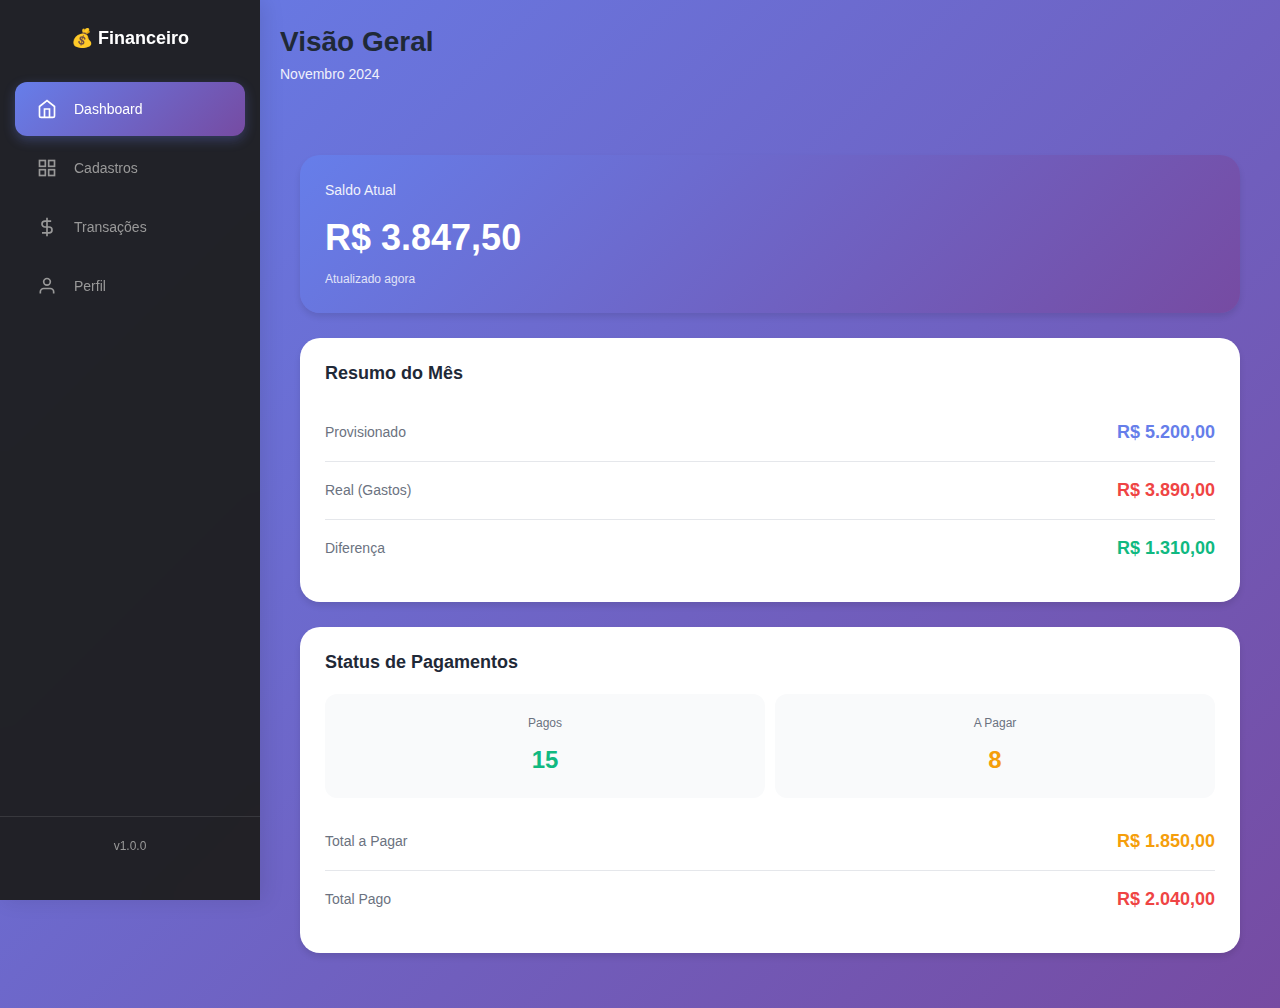
<file: index.html>
<!DOCTYPE html>
<html lang="pt-BR">
   <head>
      <meta charset="UTF-8" />
      <meta name="viewport" content="width=device-width, initial-scale=1.0" />
      <meta
         name="description"
         content="Controle Financeiro - Gerencie suas finanças de forma simples e eficiente"
      />
      <title>Controle Financeiro - Dashboard</title>
      <link rel="stylesheet" href="./assets/css/base.css" />
      <link rel="stylesheet" href="./assets/css/components.css" />
      <link rel="stylesheet" href="./assets/css/pages/dashboard.css" />
   </head>
   <body>
      <header class="header">
         <h1 class="header__title">Visão Geral</h1>
         <p class="header__subtitle">Novembro 2024</p>
      </header>
      <main class="dashboard">
         <section class="dashboard__section">
            <div class="balance-card">
               <div class="balance-card__label">Saldo Atual</div>
               <div class="balance-card__value">R$ 3.847,50</div>
               <div class="balance-card__period">Atualizado agora</div>
            </div>
         </section>
         <section class="dashboard__section">
            <div class="card">
               <h2 class="card__title">Resumo do Mês</h2>

               <div class="list-item">
                  <span class="list-item__label">Provisionado</span>
                  <span class="list-item__value list-item__value--neutral"
                     >R$ 5.200,00</span
                  >
               </div>

               <div class="list-item">
                  <span class="list-item__label">Real (Gastos)</span>
                  <span class="list-item__value list-item__value--negative"
                     >R$ 3.890,00</span
                  >
               </div>

               <div class="list-item">
                  <span class="list-item__label">Diferença</span>
                  <span class="list-item__value list-item__value--positive"
                     >R$ 1.310,00</span
                  >
               </div>
            </div>
         </section>
         <section class="dashboard__section">
            <div class="card">
               <h2 class="card__title">Status de Pagamentos</h2>

               <div class="status-grid">
                  <div class="status-box">
                     <div class="status-box__label">Pagos</div>
                     <div class="status-box__value text-success">15</div>
                  </div>
                  <div class="status-box">
                     <div class="status-box__label">A Pagar</div>
                     <div class="status-box__value text-warning">8</div>
                  </div>
               </div>

               <div class="list-item mt-md">
                  <span class="list-item__label">Total a Pagar</span>
                  <span class="list-item__value list-item__value--warning"
                     >R$ 1.850,00</span
                  >
               </div>

               <div class="list-item">
                  <span class="list-item__label">Total Pago</span>
                  <span class="list-item__value list-item__value--negative"
                     >R$ 2.040,00</span
                  >
               </div>
            </div>
         </section>
      </main>
      <nav class="nav-bar">
         <div class="nav-item active" data-page="index">
            <div class="nav-icon">
               <svg viewBox="0 0 24 24">
                  <path
                     d="M3 9l9-7 9 7v11a2 2 0 0 1-2 2H5a2 2 0 0 1-2-2z"
                  ></path>
                  <polyline points="9 22 9 12 15 12 15 22"></polyline>
               </svg>
            </div>
            <span class="nav-label">Dashboard</span>
         </div>

         <div class="nav-item" data-page="categorias">
            <div class="nav-icon">
               <svg viewBox="0 0 24 24">
                  <rect x="3" y="3" width="7" height="7"></rect>
                  <rect x="14" y="3" width="7" height="7"></rect>
                  <rect x="14" y="14" width="7" height="7"></rect>
                  <rect x="3" y="14" width="7" height="7"></rect>
               </svg>
            </div>
            <span class="nav-label">Categorias</span>
         </div>

         <div class="nav-item" data-page="transacoes">
            <div class="nav-icon">
               <svg viewBox="0 0 24 24">
                  <line x1="12" y1="1" x2="12" y2="23"></line>
                  <path
                     d="M17 5H9.5a3.5 3.5 0 0 0 0 7h5a3.5 3.5 0 0 1 0 7H6"
                  ></path>
               </svg>
            </div>
            <span class="nav-label">Transações</span>
         </div>

         <div class="nav-item" data-page="perfil">
            <div class="nav-icon">
               <svg viewBox="0 0 24 24">
                  <path d="M20 21v-2a4 4 0 0 0-4-4H8a4 4 0 0 0-4 4v2"></path>
                  <circle cx="12" cy="7" r="4"></circle>
               </svg>
            </div>
            <span class="nav-label">Perfil</span>
         </div>
      </nav>
      <script src="./js/components/navigation.js"></script>
      <script src="./js/main.js"></script>
   </body>
</html>
</file>
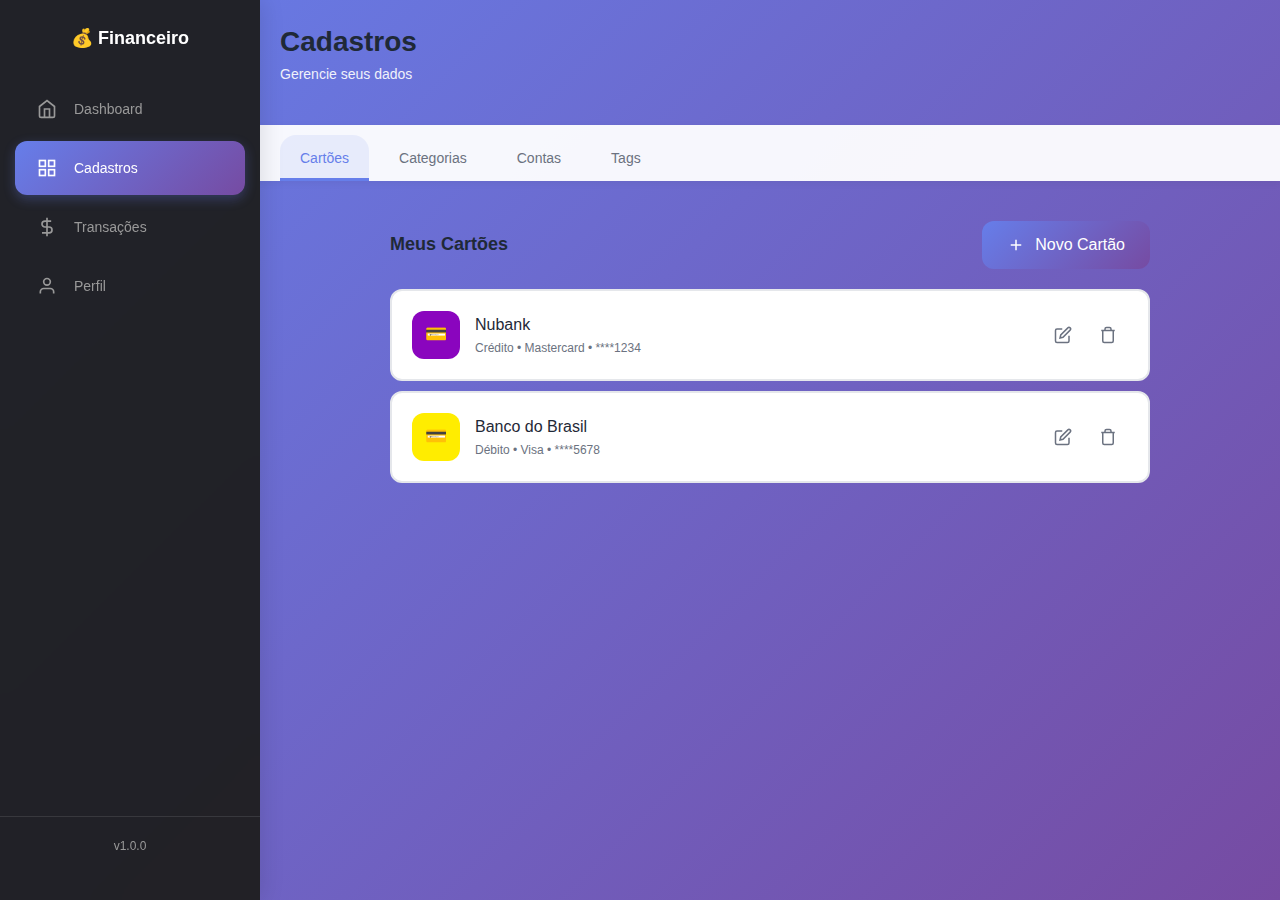
<file: cadastro.html>
<!DOCTYPE html>
<html lang="pt-BR">
   <head>
      <meta charset="UTF-8" />
      <meta name="viewport" content="width=device-width, initial-scale=1.0" />
      <meta name="description" content="Cadastro - Controle Financeiro" />
      <title>Cadastro - Controle Financeiro</title>
      <link rel="stylesheet" href="./assets/css/base.css" />
      <link rel="stylesheet" href="./assets/css/components.css" />
      <link rel="stylesheet" href="./assets/css/pages/cadastro.css" />
   </head>
   <body>
      <header class="header">
         <h1 class="header__title">Cadastros</h1>
         <p class="header__subtitle">Gerencie seus dados</p>
      </header>
      <main class="cadastro">
         <div class="cadastro__tabs">
            <div class="tabs">
               <button class="tab active" data-tab="cartoes">Cartões</button>
               <button class="tab" data-tab="categorias">Categorias</button>
               <button class="tab" data-tab="contas">Contas</button>
               <button class="tab" data-tab="tags">Tags</button>
            </div>
         </div>
         <div class="cadastro__content">
            <div class="tab-content active" id="cartoes">
               <div class="cadastro__section">
                  <div class="cadastro__section-header">
                     <h2 class="cadastro__section-title">Meus Cartões</h2>
                     <button class="btn btn-primary" id="addCartaoBtn">
                        <svg
                           viewBox="0 0 24 24"
                           fill="none"
                           stroke="currentColor"
                           stroke-width="2"
                        >
                           <line x1="12" y1="5" x2="12" y2="19"></line>
                           <line x1="5" y1="12" x2="19" y2="12"></line>
                        </svg>
                        Novo Cartão
                     </button>
                  </div>

                  <div id="listaCartoes" class="list"></div>

                  <div
                     id="emptyCartoes"
                     class="empty-state"
                     style="display: none"
                  >
                     <div class="empty-state__icon">💳</div>
                     <h3 class="empty-state__title">
                        Nenhum cartão cadastrado
                     </h3>
                     <p class="empty-state__description">
                        Adicione seu primeiro cartão para começar a controlar
                        seus gastos
                     </p>
                  </div>
               </div>
            </div>
            <div class="tab-content" id="categorias">
               <div class="cadastro__section">
                  <div class="cadastro__section-header">
                     <h2 class="cadastro__section-title">Categorias</h2>
                     <button class="btn btn-primary" id="addCategoriaBtn">
                        <svg
                           viewBox="0 0 24 24"
                           fill="none"
                           stroke="currentColor"
                           stroke-width="2"
                        >
                           <line x1="12" y1="5" x2="12" y2="19"></line>
                           <line x1="5" y1="12" x2="19" y2="12"></line>
                        </svg>
                        Nova Categoria
                     </button>
                  </div>

                  <div id="listaCategorias" class="list"></div>

                  <div
                     id="emptyCategorias"
                     class="empty-state"
                     style="display: none"
                  >
                     <div class="empty-state__icon">📁</div>
                     <h3 class="empty-state__title">
                        Nenhuma categoria cadastrada
                     </h3>
                     <p class="empty-state__description">
                        Crie categorias para organizar suas transações
                     </p>
                  </div>
               </div>
            </div>
            <div class="tab-content" id="contas">
               <div class="cadastro__section">
                  <div class="cadastro__section-header">
                     <h2 class="cadastro__section-title">Contas Bancárias</h2>
                     <button class="btn btn-primary" id="addContaBtn">
                        <svg
                           viewBox="0 0 24 24"
                           fill="none"
                           stroke="currentColor"
                           stroke-width="2"
                        >
                           <line x1="12" y1="5" x2="12" y2="19"></line>
                           <line x1="5" y1="12" x2="19" y2="12"></line>
                        </svg>
                        Nova Conta
                     </button>
                  </div>

                  <div id="listaContas" class="list"></div>

                  <div
                     id="emptyContas"
                     class="empty-state"
                     style="display: none"
                  >
                     <div class="empty-state__icon">🏦</div>
                     <h3 class="empty-state__title">
                        Nenhuma conta cadastrada
                     </h3>
                     <p class="empty-state__description">
                        Adicione suas contas bancárias para controlar seu saldo
                     </p>
                  </div>
               </div>
            </div>
            <div class="tab-content" id="tags">
               <div class="cadastro__section">
                  <div class="cadastro__section-header">
                     <h2 class="cadastro__section-title">Tags</h2>
                     <button class="btn btn-primary" id="addTagBtn">
                        <svg
                           viewBox="0 0 24 24"
                           fill="none"
                           stroke="currentColor"
                           stroke-width="2"
                        >
                           <line x1="12" y1="5" x2="12" y2="19"></line>
                           <line x1="5" y1="12" x2="19" y2="12"></line>
                        </svg>
                        Nova Tag
                     </button>
                  </div>

                  <div id="listaTags" class="list"></div>

                  <div id="emptyTags" class="empty-state" style="display: none">
                     <div class="empty-state__icon">🏷️</div>
                     <h3 class="empty-state__title">Nenhuma tag cadastrada</h3>
                     <p class="empty-state__description">
                        Crie tags para identificar melhor suas transações
                     </p>
                  </div>
               </div>
            </div>
         </div>
      </main>
      <div id="modalContainer"></div>
      <nav class="nav-bar">
         <div class="nav-item" data-page="index">
            <div class="nav-icon">
               <svg viewBox="0 0 24 24">
                  <path
                     d="M3 9l9-7 9 7v11a2 2 0 0 1-2 2H5a2 2 0 0 1-2-2z"
                  ></path>
                  <polyline points="9 22 9 12 15 12 15 22"></polyline>
               </svg>
            </div>
            <span class="nav-label">Dashboard</span>
         </div>

         <div class="nav-item active" data-page="cadastro">
            <div class="nav-icon">
               <svg viewBox="0 0 24 24">
                  <rect x="3" y="3" width="7" height="7"></rect>
                  <rect x="14" y="3" width="7" height="7"></rect>
                  <rect x="14" y="14" width="7" height="7"></rect>
                  <rect x="3" y="14" width="7" height="7"></rect>
               </svg>
            </div>
            <span class="nav-label">Cadastros</span>
         </div>

         <div class="nav-item" data-page="transacoes">
            <div class="nav-icon">
               <svg viewBox="0 0 24 24">
                  <line x1="12" y1="1" x2="12" y2="23"></line>
                  <path
                     d="M17 5H9.5a3.5 3.5 0 0 0 0 7h5a3.5 3.5 0 0 1 0 7H6"
                  ></path>
               </svg>
            </div>
            <span class="nav-label">Transações</span>
         </div>

         <div class="nav-item" data-page="perfil">
            <div class="nav-icon">
               <svg viewBox="0 0 24 24">
                  <path d="M20 21v-2a4 4 0 0 0-4-4H8a4 4 0 0 0-4 4v2"></path>
                  <circle cx="12" cy="7" r="4"></circle>
               </svg>
            </div>
            <span class="nav-label">Perfil</span>
         </div>
      </nav>
      <script src="./js/components/navigation.js"></script>
      <script src="./js/pages/cadastro.js"></script>
      <script src="./js/main.js"></script>
   </body>
</html>
</file>
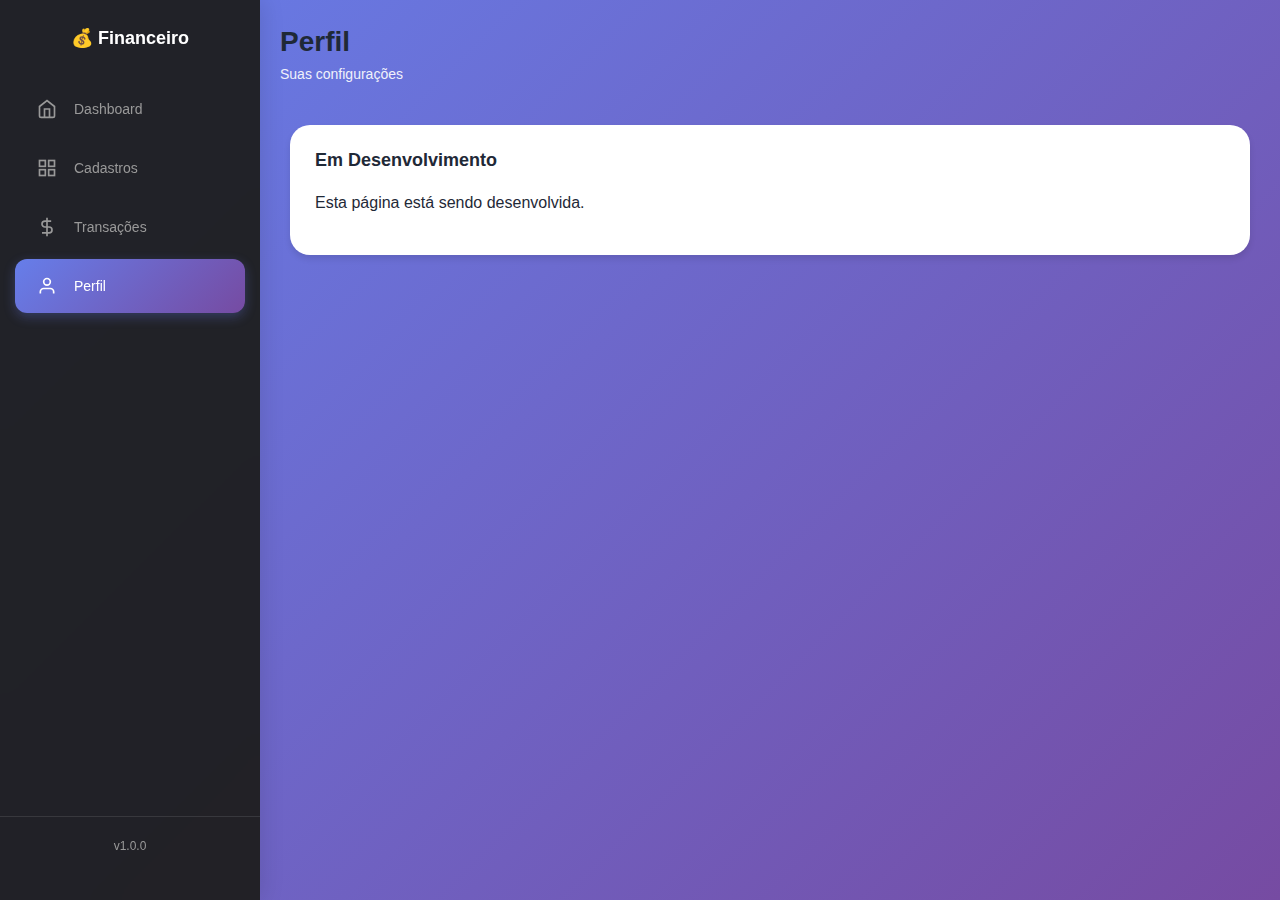
<file: perfil.html>
<!DOCTYPE html>
<html lang="pt-BR">
   <head>
      <meta charset="UTF-8" />
      <meta name="viewport" content="width=device-width, initial-scale=1.0" />
      <meta name="description" content="Perfil - Controle Financeiro" />
      <title>Perfil - Controle Financeiro</title>
      <link rel="stylesheet" href="./assets/css/base.css" />
      <link rel="stylesheet" href="./assets/css/components.css" />
   </head>
   <body>
      <header class="header">
         <h1 class="header__title">Perfil</h1>
         <p class="header__subtitle">Suas configurações</p>
      </header>
      <main class="container">
         <div class="card">
            <h2 class="card__title">Em Desenvolvimento</h2>
            <p>Esta página está sendo desenvolvida.</p>
         </div>
      </main>
      <nav class="nav-bar">
         <div class="nav-item" data-page="index">
            <div class="nav-icon">
               <svg viewBox="0 0 24 24">
                  <path
                     d="M3 9l9-7 9 7v11a2 2 0 0 1-2 2H5a2 2 0 0 1-2-2z"
                  ></path>
                  <polyline points="9 22 9 12 15 12 15 22"></polyline>
               </svg>
            </div>
            <span class="nav-label">Dashboard</span>
         </div>

         <div class="nav-item" data-page="cadastro">
            <div class="nav-icon">
               <svg viewBox="0 0 24 24">
                  <rect x="3" y="3" width="7" height="7"></rect>
                  <rect x="14" y="3" width="7" height="7"></rect>
                  <rect x="14" y="14" width="7" height="7"></rect>
                  <rect x="3" y="14" width="7" height="7"></rect>
               </svg>
            </div>
            <span class="nav-label">Cadastros</span>
         </div>

         <div class="nav-item" data-page="transacoes">
            <div class="nav-icon">
               <svg viewBox="0 0 24 24">
                  <line x1="12" y1="1" x2="12" y2="23"></line>
                  <path
                     d="M17 5H9.5a3.5 3.5 0 0 0 0 7h5a3.5 3.5 0 0 1 0 7H6"
                  ></path>
               </svg>
            </div>
            <span class="nav-label">Transações</span>
         </div>

         <div class="nav-item active" data-page="perfil">
            <div class="nav-icon">
               <svg viewBox="0 0 24 24">
                  <path d="M20 21v-2a4 4 0 0 0-4-4H8a4 4 0 0 0-4 4v2"></path>
                  <circle cx="12" cy="7" r="4"></circle>
               </svg>
            </div>
            <span class="nav-label">Perfil</span>
         </div>
      </nav>
      <script src="./js/components/navigation.js"></script>
      <script src="./js/main.js"></script>
   </body>
</html>
</file>
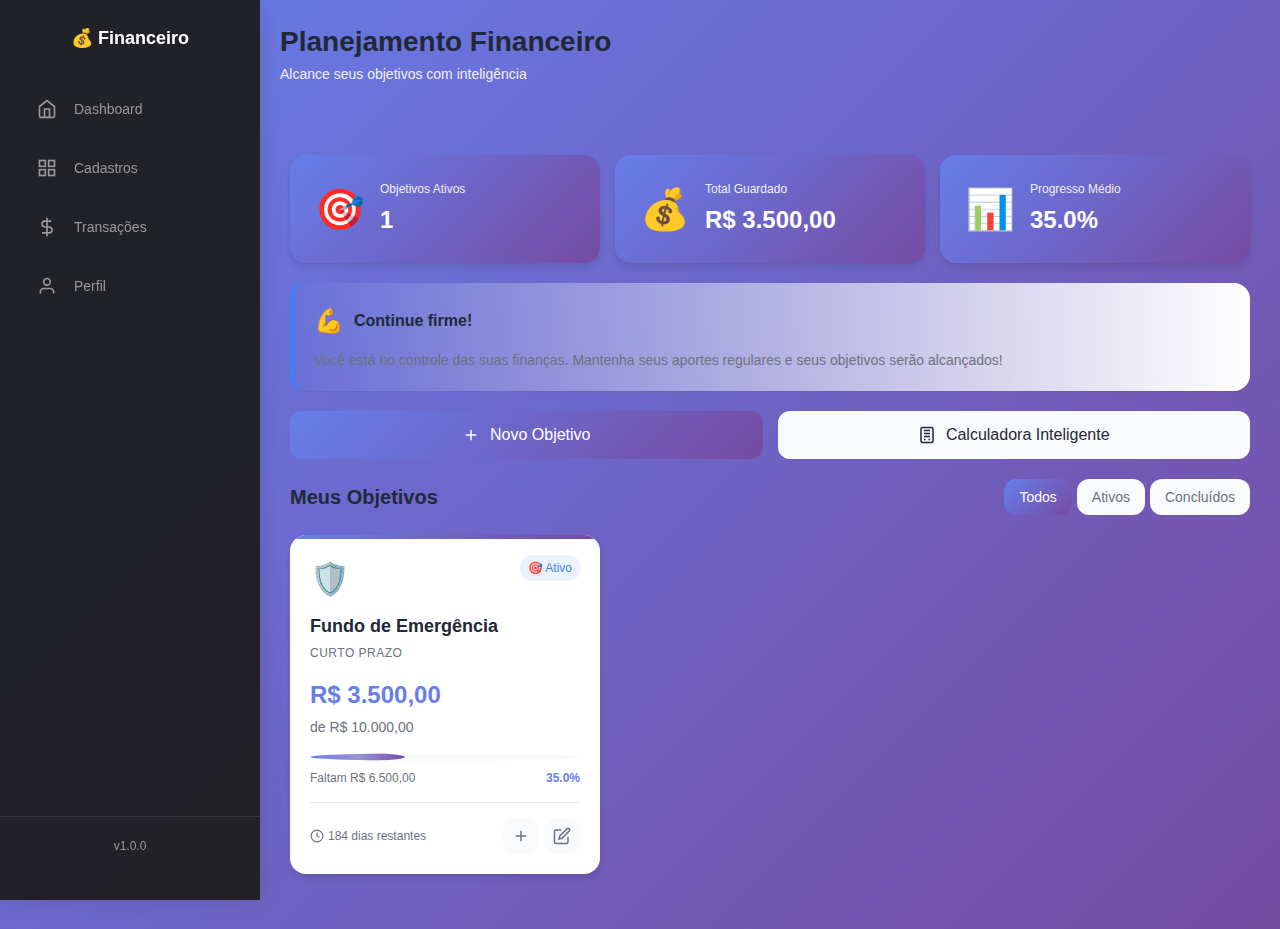
<file: planejamento.html>
<!DOCTYPE html>
<html lang="pt-BR">
   <head>
      <meta charset="UTF-8" />
      <meta name="viewport" content="width=device-width, initial-scale=1.0" />
      <meta
         name="description"
         content="Planejamento Financeiro - Controle Financeiro"
      />
      <title>Planejamento - Controle Financeiro</title>
      <link rel="stylesheet" href="./assets/css/base.css" />
      <link rel="stylesheet" href="./assets/css/components.css" />
      <link rel="stylesheet" href="./assets/css/pages/planejamento.css" />
   </head>
   <body>
      <header class="header">
         <h1 class="header__title">Planejamento Financeiro</h1>
         <p class="header__subtitle">Alcance seus objetivos com inteligência</p>
      </header>

      <main class="planejamento">
         <section class="planejamento__resumo">
            <div class="resumo-geral">
               <div class="resumo-geral__item">
                  <div class="resumo-geral__icone">🎯</div>
                  <div class="resumo-geral__info">
                     <div class="resumo-geral__label">Objetivos Ativos</div>
                     <div class="resumo-geral__valor" id="totalObjetivos">
                        0
                     </div>
                  </div>
               </div>

               <div class="resumo-geral__item">
                  <div class="resumo-geral__icone">💰</div>
                  <div class="resumo-geral__info">
                     <div class="resumo-geral__label">Total Guardado</div>
                     <div class="resumo-geral__valor" id="totalGuardado">
                        R$ 0,00
                     </div>
                  </div>
               </div>

               <div class="resumo-geral__item">
                  <div class="resumo-geral__icone">📊</div>
                  <div class="resumo-geral__info">
                     <div class="resumo-geral__label">Progresso Médio</div>
                     <div class="resumo-geral__valor" id="progressoMedio">
                        0%
                     </div>
                  </div>
               </div>
            </div>
         </section>
         <section
            class="planejamento__insights"
            id="insightsContainer"
         ></section>
         <section class="planejamento__acoes">
            <button class="btn btn-primary" id="btnNovoObjetivo">
               <svg
                  viewBox="0 0 24 24"
                  fill="none"
                  stroke="currentColor"
                  stroke-width="2"
               >
                  <line x1="12" y1="5" x2="12" y2="19"></line>
                  <line x1="5" y1="12" x2="19" y2="12"></line>
               </svg>
               Novo Objetivo
            </button>
            <button class="btn btn-secondary" id="btnCalculadora">
               <svg
                  viewBox="0 0 24 24"
                  fill="none"
                  stroke="currentColor"
                  stroke-width="2"
               >
                  <rect x="4" y="2" width="16" height="20" rx="2"></rect>
                  <line x1="8" y1="6" x2="16" y2="6"></line>
                  <line x1="8" y1="10" x2="16" y2="10"></line>
                  <line x1="8" y1="14" x2="16" y2="14"></line>
                  <line x1="8" y1="18" x2="10" y2="18"></line>
                  <line x1="14" y1="18" x2="16" y2="18"></line>
               </svg>
               Calculadora Inteligente
            </button>
         </section>
         <section class="planejamento__objetivos">
            <div class="objetivos-header">
               <h2 class="objetivos-header__titulo">Meus Objetivos</h2>
               <div class="objetivos-header__filtros">
                  <button
                     class="filtro-btn active"
                     data-filtro="todos"
                     id="filtroTodos"
                  >
                     Todos
                  </button>
                  <button
                     class="filtro-btn"
                     data-filtro="ativo"
                     id="filtroAtivos"
                  >
                     Ativos
                  </button>
                  <button
                     class="filtro-btn"
                     data-filtro="concluido"
                     id="filtroConcluidos"
                  >
                     Concluídos
                  </button>
               </div>
            </div>

            <div class="objetivos-lista" id="objetivosLista"></div>

            <div
               class="planejamento-empty"
               id="planejamentoEmpty"
               style="display: none"
            >
               <div class="planejamento-empty__icone">🎯</div>
               <h3 class="planejamento-empty__titulo">
                  Nenhum objetivo cadastrado
               </h3>
               <p class="planejamento-empty__descricao">
                  Comece agora a planejar seus sonhos e conquistas financeiras!
               </p>
               <button
                  class="btn btn-primary"
                  onclick="document.getElementById('btnNovoObjetivo').click()"
               >
                  Criar Primeiro Objetivo
               </button>
            </div>
         </section>
      </main>
      <div id="modalContainer"></div>
      <nav class="nav-bar">
         <div class="nav-item" data-page="index">
            <div class="nav-icon">
               <svg viewBox="0 0 24 24">
                  <path
                     d="M3 9l9-7 9 7v11a2 2 0 0 1-2 2H5a2 2 0 0 1-2-2z"
                  ></path>
                  <polyline points="9 22 9 12 15 12 15 22"></polyline>
               </svg>
            </div>
            <span class="nav-label">Dashboard</span>
         </div>

         <div class="nav-item" data-page="cadastro">
            <div class="nav-icon">
               <svg viewBox="0 0 24 24">
                  <rect x="3" y="3" width="7" height="7"></rect>
                  <rect x="14" y="3" width="7" height="7"></rect>
                  <rect x="14" y="14" width="7" height="7"></rect>
                  <rect x="3" y="14" width="7" height="7"></rect>
               </svg>
            </div>
            <span class="nav-label">Cadastros</span>
         </div>

         <div class="nav-item" data-page="transacoes">
            <div class="nav-icon">
               <svg viewBox="0 0 24 24">
                  <line x1="12" y1="1" x2="12" y2="23"></line>
                  <path
                     d="M17 5H9.5a3.5 3.5 0 0 0 0 7h5a3.5 3.5 0 0 1 0 7H6"
                  ></path>
               </svg>
            </div>
            <span class="nav-label">Transações</span>
         </div>

         <div class="nav-item active" data-page="planejamento">
            <div class="nav-icon">
               <svg viewBox="0 0 24 24">
                  <path
                     d="M12 2v20M17 5H9.5a3.5 3.5 0 0 0 0 7h5a3.5 3.5 0 0 1 0 7H6"
                  ></path>
                  <circle cx="12" cy="12" r="10"></circle>
               </svg>
            </div>
            <span class="nav-label">Planejamento</span>
         </div>

         <div class="nav-item" data-page="perfil">
            <div class="nav-icon">
               <svg viewBox="0 0 24 24">
                  <path d="M20 21v-2a4 4 0 0 0-4-4H8a4 4 0 0 0-4 4v2"></path>
                  <circle cx="12" cy="7" r="4"></circle>
               </svg>
            </div>
            <span class="nav-label">Perfil</span>
         </div>
      </nav>

      <script src="./js/components/navigation.js"></script>
      <script src="./js/pages/planejamento.js"></script>
      <script src="./js/main.js"></script>
   </body>
</html>
</file>
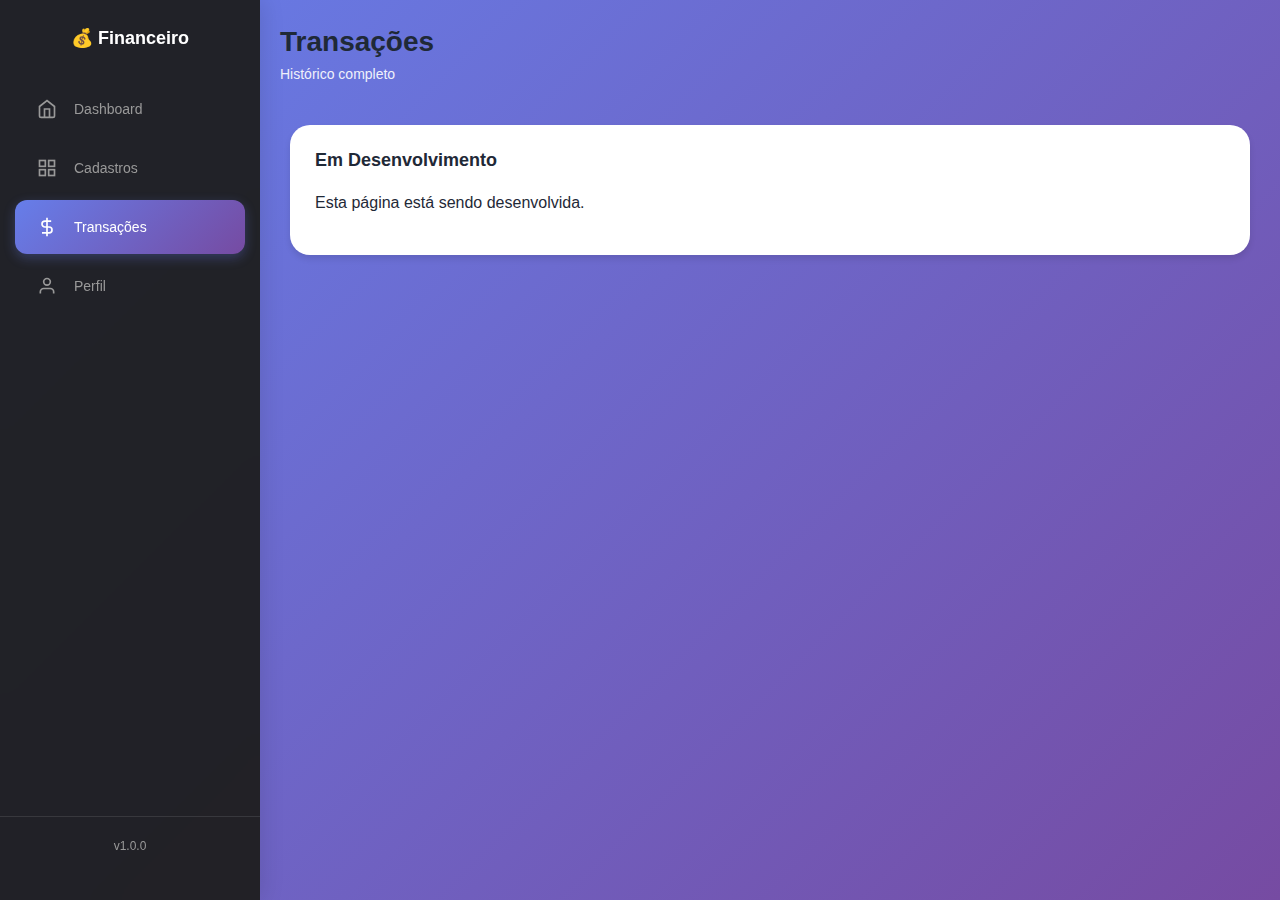
<file: transacoes.html>
<!DOCTYPE html>
<html lang="pt-BR">
   <head>
      <meta charset="UTF-8" />
      <meta name="viewport" content="width=device-width, initial-scale=1.0" />
      <meta name="description" content="Transações - Controle Financeiro" />
      <title>Transações - Controle Financeiro</title>
      <link rel="stylesheet" href="./assets/css/base.css" />
      <link rel="stylesheet" href="./assets/css/components.css" />
   </head>
   <body>
      <header class="header">
         <h1 class="header__title">Transações</h1>
         <p class="header__subtitle">Histórico completo</p>
      </header>
      <main class="container">
         <div class="card">
            <h2 class="card__title">Em Desenvolvimento</h2>
            <p>Esta página está sendo desenvolvida.</p>
         </div>
      </main>
      <nav class="nav-bar">
         <div class="nav-item" data-page="index">
            <div class="nav-icon">
               <svg viewBox="0 0 24 24">
                  <path
                     d="M3 9l9-7 9 7v11a2 2 0 0 1-2 2H5a2 2 0 0 1-2-2z"
                  ></path>
                  <polyline points="9 22 9 12 15 12 15 22"></polyline>
               </svg>
            </div>
            <span class="nav-label">Dashboard</span>
         </div>

         <div class="nav-item" data-page="cadastro">
            <div class="nav-icon">
               <svg viewBox="0 0 24 24">
                  <rect x="3" y="3" width="7" height="7"></rect>
                  <rect x="14" y="3" width="7" height="7"></rect>
                  <rect x="14" y="14" width="7" height="7"></rect>
                  <rect x="3" y="14" width="7" height="7"></rect>
               </svg>
            </div>
            <span class="nav-label">Cadastros</span>
         </div>

         <div class="nav-item active" data-page="transacoes">
            <div class="nav-icon">
               <svg viewBox="0 0 24 24">
                  <line x1="12" y1="1" x2="12" y2="23"></line>
                  <path
                     d="M17 5H9.5a3.5 3.5 0 0 0 0 7h5a3.5 3.5 0 0 1 0 7H6"
                  ></path>
               </svg>
            </div>
            <span class="nav-label">Transações</span>
         </div>

         <div class="nav-item" data-page="perfil">
            <div class="nav-icon">
               <svg viewBox="0 0 24 24">
                  <path d="M20 21v-2a4 4 0 0 0-4-4H8a4 4 0 0 0-4 4v2"></path>
                  <circle cx="12" cy="7" r="4"></circle>
               </svg>
            </div>
            <span class="nav-label">Perfil</span>
         </div>
      </nav>
      <script src="./js/components/navigation.js"></script>
      <script src="./js/main.js"></script>
   </body>
</html>
</file>
<file: assets/css/base.css>
:root {
   --primary-gradient-start: #667eea;
   --primary-gradient-end: #764ba2;
   --primary-color: #667eea;
   --primary-dark: #5568d3;
   --success-color: #10b981;
   --danger-color: #ef4444;
   --warning-color: #f59e0b;
   --info-color: #3b82f6;
   --text-primary: #1f2937;
   --text-secondary: #6b7280;
   --text-light: #9ca3af;
   --bg-primary: #ffffff;
   --bg-secondary: #f9fafb;
   --bg-tertiary: #f3f4f6;
   --border-color: #e5e7eb;

   --nav-bg: rgba(30, 30, 30, 0.95);
   --nav-item-inactive: #999999;
   --nav-item-active: #ffffff;

   --spacing-xs: 5px;
   --spacing-sm: 10px;
   --spacing-md: 15px;
   --spacing-lg: 20px;
   --spacing-xl: 25px;
   --spacing-2xl: 30px;

   --radius-sm: 8px;
   --radius-md: 12px;
   --radius-lg: 16px;
   --radius-xl: 20px;
   --radius-full: 50%;

   --shadow-sm: 0 1px 2px rgba(0, 0, 0, 0.05);
   --shadow-md: 0 4px 6px rgba(0, 0, 0, 0.1);
   --shadow-lg: 0 10px 15px rgba(0, 0, 0, 0.1);
   --shadow-xl: 0 20px 25px rgba(0, 0, 0, 0.15);

   --transition-fast: 0.15s ease;
   --transition-base: 0.3s ease;
   --transition-slow: 0.5s ease;

   --font-family: -apple-system, BlinkMacSystemFont, "Segoe UI", Roboto, Oxygen,
      Ubuntu, Cantarell, sans-serif;
   --font-size-xs: 11px;
   --font-size-sm: 13px;
   --font-size-base: 15px;
   --font-size-lg: 17px;
   --font-size-xl: 19px;
   --font-size-2xl: 22px;
   --font-size-3xl: 26px;
   --font-size-4xl: 32px;

   --font-weight-normal: 400;
   --font-weight-medium: 500;
   --font-weight-semibold: 600;
   --font-weight-bold: 700;

   --z-base: 1;
   --z-dropdown: 100;
   --z-sticky: 200;
   --z-fixed: 300;
   --z-modal: 400;
   --z-popover: 500;
   --z-tooltip: 600;

   --nav-height: 90px;
   --sidebar-width: 0px;
}

@media (min-width: 768px) {
   :root {
      --font-size-xs: 12px;
      --font-size-sm: 14px;
      --font-size-base: 16px;
      --font-size-lg: 18px;
      --font-size-xl: 20px;
      --font-size-2xl: 24px;
      --font-size-3xl: 28px;
      --font-size-4xl: 36px;

      --nav-height: 0px;
      --sidebar-width: 240px;
   }
}

@media (min-width: 1024px) {
   :root {
      --sidebar-width: 260px;
   }
}

* {
   margin: 0;
   padding: 0;
   box-sizing: border-box;
}

html {
   font-size: 16px;
   -webkit-font-smoothing: antialiased;
   -moz-osx-font-smoothing: grayscale;
   -webkit-text-size-adjust: 100%;
}

body {
   font-family: var(--font-family);
   font-size: var(--font-size-base);
   color: var(--text-primary);
   background: linear-gradient(
      135deg,
      var(--primary-gradient-start) 0%,
      var(--primary-gradient-end) 100%
   );
   min-height: 100vh;
   padding-bottom: calc(var(--nav-height) + env(safe-area-inset-bottom, 0px));
   padding-left: var(--sidebar-width);
   line-height: 1.5;
   overflow-x: hidden;
}

h1,
h2,
h3,
h4,
h5,
h6 {
   font-weight: var(--font-weight-semibold);
   line-height: 1.2;
   color: var(--text-primary);
}

h1 {
   font-size: var(--font-size-3xl);
}
h2 {
   font-size: var(--font-size-2xl);
}
h3 {
   font-size: var(--font-size-xl);
}
h4 {
   font-size: var(--font-size-lg);
}
h5 {
   font-size: var(--font-size-base);
}
h6 {
   font-size: var(--font-size-sm);
}

p {
   margin-bottom: var(--spacing-md);
}

a {
   color: var(--primary-color);
   text-decoration: none;
   transition: color var(--transition-base);
}

a:hover {
   color: var(--primary-dark);
}

button {
   font-family: var(--font-family);
   cursor: pointer;
   border: none;
   outline: none;
   background: none;
   transition: all var(--transition-base);
}

.container {
   width: 100%;
   max-width: 100%;
   margin: 0 auto;
   padding: 0 var(--spacing-md);
}

@media (min-width: 768px) {
   .container {
      padding: 0 var(--spacing-lg);
      max-width: 1200px;
   }
}

@media (min-width: 1024px) {
   .container {
      padding: 0 var(--spacing-2xl);
      max-width: 1400px;
   }
}

.text-center {
   text-align: center;
}
.text-left {
   text-align: left;
}
.text-right {
   text-align: right;
}

.font-light {
   font-weight: var(--font-weight-normal);
}
.font-medium {
   font-weight: var(--font-weight-medium);
}
.font-semibold {
   font-weight: var(--font-weight-semibold);
}
.font-bold {
   font-weight: var(--font-weight-bold);
}

.text-primary {
   color: var(--text-primary);
}
.text-secondary {
   color: var(--text-secondary);
}
.text-success {
   color: var(--success-color);
}
.text-danger {
   color: var(--danger-color);
}
.text-warning {
   color: var(--warning-color);
}
.text-info {
   color: var(--info-color);
}

.mt-xs {
   margin-top: var(--spacing-xs);
}
.mt-sm {
   margin-top: var(--spacing-sm);
}
.mt-md {
   margin-top: var(--spacing-md);
}
.mt-lg {
   margin-top: var(--spacing-lg);
}
.mt-xl {
   margin-top: var(--spacing-xl);
}

.mb-xs {
   margin-bottom: var(--spacing-xs);
}
.mb-sm {
   margin-bottom: var(--spacing-sm);
}
.mb-md {
   margin-bottom: var(--spacing-md);
}
.mb-lg {
   margin-bottom: var(--spacing-lg);
}
.mb-xl {
   margin-bottom: var(--spacing-xl);
}

.p-xs {
   padding: var(--spacing-xs);
}
.p-sm {
   padding: var(--spacing-sm);
}
.p-md {
   padding: var(--spacing-md);
}
.p-lg {
   padding: var(--spacing-lg);
}
.p-xl {
   padding: var(--spacing-xl);
}

.d-none {
   display: none;
}
.d-block {
   display: block;
}
.d-flex {
   display: flex;
}
.d-grid {
   display: grid;
}

.flex-column {
   flex-direction: column;
}
.flex-row {
   flex-direction: row;
}
.justify-center {
   justify-content: center;
}
.justify-between {
   justify-content: space-between;
}
.justify-around {
   justify-content: space-around;
}
.align-center {
   align-items: center;
}
.align-start {
   align-items: flex-start;
}
.align-end {
   align-items: flex-end;
}

img {
   max-width: 100%;
   height: auto;
}

@media (max-width: 767px) {
   button,
   a,
   input,
   select,
   textarea {
      min-height: 44px;
   }
}
</file>
<file: assets/css/components.css>
.header {
   padding: var(--spacing-lg) var(--spacing-md);
   color: var(--nav-item-active);
}

.header__title {
   font-size: var(--font-size-3xl);
   font-weight: var(--font-weight-semibold);
   margin-bottom: var(--spacing-xs);
}

.header__subtitle {
   font-size: var(--font-size-sm);
   opacity: 0.9;
}

@media (min-width: 768px) {
   .header {
      padding: var(--spacing-xl) var(--spacing-lg);
   }
}

.card {
   background: var(--bg-primary);
   border-radius: var(--radius-lg);
   padding: var(--spacing-lg);
   margin-bottom: var(--spacing-md);
   box-shadow: var(--shadow-md);
   transition: transform var(--transition-base),
      box-shadow var(--transition-base);
}

.card:hover {
   transform: translateY(-2px);
   box-shadow: var(--shadow-lg);
}

.card__title {
   font-size: var(--font-size-lg);
   color: var(--text-primary);
   margin-bottom: var(--spacing-lg);
   font-weight: var(--font-weight-semibold);
}

@media (min-width: 768px) {
   .card {
      border-radius: var(--radius-xl);
      padding: var(--spacing-xl);
   }
}

.balance-card {
   background: linear-gradient(
      135deg,
      var(--primary-gradient-start) 0%,
      var(--primary-gradient-end) 100%
   );
   border-radius: var(--radius-lg);
   padding: var(--spacing-lg);
   margin-bottom: var(--spacing-md);
   color: var(--nav-item-active);
   box-shadow: var(--shadow-md);
}

.balance-card__label {
   font-size: var(--font-size-sm);
   opacity: 0.9;
   margin-bottom: var(--spacing-sm);
}

.balance-card__value {
   font-size: var(--font-size-3xl);
   font-weight: var(--font-weight-bold);
   margin-bottom: var(--spacing-xs);
}

.balance-card__period {
   font-size: var(--font-size-xs);
   opacity: 0.8;
}

@media (min-width: 768px) {
   .balance-card {
      border-radius: var(--radius-xl);
      padding: var(--spacing-xl);
   }

   .balance-card__value {
      font-size: var(--font-size-4xl);
   }
}

.list-item {
   display: flex;
   justify-content: space-between;
   align-items: center;
   padding: var(--spacing-md) 0;
   border-bottom: 1px solid var(--border-color);
}

.list-item:last-child {
   border-bottom: none;
}

.list-item__label {
   font-size: var(--font-size-sm);
   color: var(--text-secondary);
}

.list-item__value {
   font-size: var(--font-size-base);
   font-weight: var(--font-weight-semibold);
}

.list-item__value--positive {
   color: var(--success-color);
}

.list-item__value--negative {
   color: var(--danger-color);
}

.list-item__value--warning {
   color: var(--warning-color);
}

.list-item__value--neutral {
   color: var(--primary-color);
}

@media (min-width: 768px) {
   .list-item__value {
      font-size: var(--font-size-lg);
   }
}

.status-grid {
   display: grid;
   grid-template-columns: repeat(2, 1fr);
   gap: var(--spacing-sm);
   margin-top: var(--spacing-md);
}

.status-box {
   background: var(--bg-secondary);
   padding: var(--spacing-md);
   border-radius: var(--radius-md);
   text-align: center;
   transition: background var(--transition-base);
}

.status-box:hover {
   background: var(--bg-tertiary);
}

.status-box__label {
   font-size: var(--font-size-xs);
   color: var(--text-secondary);
   margin-bottom: var(--spacing-sm);
}

.status-box__value {
   font-size: var(--font-size-xl);
   font-weight: var(--font-weight-semibold);
}

@media (min-width: 768px) {
   .status-box {
      padding: var(--spacing-lg);
   }

   .status-box__value {
      font-size: var(--font-size-2xl);
   }
}

.nav-bar {
   position: fixed;
   bottom: env(safe-area-inset-bottom, 0px);
   left: 0;
   right: 0;
   background: var(--nav-bg);
   backdrop-filter: blur(10px);
   -webkit-backdrop-filter: blur(10px);
   padding: 0px var(--spacing-md)
      calc(var(--spacing-sm) + env(safe-area-inset-bottom, 0px));
   display: flex;
   justify-content: space-around;
   align-items: center;
   min-height: 78px;
   border-radius: var(--radius-xl) var(--radius-xl) 0 0;
   box-shadow: 0 -4px 24px rgba(0, 0, 0, 0.25);
   z-index: var(--z-fixed);
}

.nav-item {
   display: flex;
   flex-direction: column;
   align-items: center;
   gap: var(--spacing-xs);
   cursor: pointer;
   transition: transform var(--transition-base);
   position: relative;
   min-width: 60px;
   padding: var(--spacing-xs);
}

.nav-item.active {
   transform: translateY(-16px);
}

.nav-icon {
   width: 48px;
   height: 48px;
   border-radius: var(--radius-full);
   display: flex;
   align-items: center;
   justify-content: center;
   transition: all var(--transition-base);
}

.nav-item.active .nav-icon {
   background: linear-gradient(
      135deg,
      var(--primary-gradient-start) 0%,
      var(--primary-gradient-end) 100%
   );
   box-shadow: 0 6px 18px rgba(102, 126, 234, 0.45);
}

.nav-item:not(.active) .nav-icon {
   background: transparent;
}

.nav-icon svg {
   width: 22px;
   height: 22px;
   stroke: var(--nav-item-inactive);
   fill: none;
   stroke-width: 2;
   transition: stroke var(--transition-base);
}

.nav-item.active .nav-icon svg {
   stroke: var(--nav-item-active);
}

.nav-label {
   font-size: var(--font-size-xs);
   color: var(--nav-item-inactive);
   font-weight: var(--font-weight-medium);
   transition: color var(--transition-base);
}

.nav-item.active .nav-label {
   color: var(--nav-item-active);
}

@media (min-width: 768px) {
   .nav-bar {
      display: none;
   }
   .sidebar {
      position: fixed;
      left: 0;
      top: 0;
      bottom: 0;
      width: var(--sidebar-width);
      background: var(--nav-bg);
      backdrop-filter: blur(10px);
      -webkit-backdrop-filter: blur(10px);
      padding: var(--spacing-xl) 0;
      display: flex;
      flex-direction: column;
      box-shadow: 4px 0 20px rgba(0, 0, 0, 0.1);
      z-index: var(--z-fixed);
   }

   .sidebar__logo {
      padding: 0 var(--spacing-lg);
      margin-bottom: var(--spacing-2xl);
   }

   .sidebar__logo-title {
      font-size: var(--font-size-lg);
      font-weight: var(--font-weight-bold);
      color: var(--nav-item-active);
      text-align: center;
   }

   .sidebar__menu {
      flex: 1;
      display: flex;
      flex-direction: column;
      gap: var(--spacing-xs);
      padding: 0 var(--spacing-md);
   }

   .sidebar__item {
      display: flex;
      align-items: center;
      gap: var(--spacing-md);
      padding: var(--spacing-md) var(--spacing-lg);
      border-radius: var(--radius-md);
      cursor: pointer;
      transition: all var(--transition-base);
      color: var(--nav-item-inactive);
   }

   .sidebar__item:hover {
      background: rgba(255, 255, 255, 0.05);
   }

   .sidebar__item.active {
      background: linear-gradient(
         135deg,
         var(--primary-gradient-start) 0%,
         var(--primary-gradient-end) 100%
      );
      color: var(--nav-item-active);
      box-shadow: 0 4px 12px rgba(102, 126, 234, 0.3);
   }

   .sidebar__icon {
      width: 24px;
      height: 24px;
      display: flex;
      align-items: center;
      justify-content: center;
   }

   .sidebar__icon svg {
      width: 20px;
      height: 20px;
      stroke: currentColor;
      fill: none;
      stroke-width: 2;
   }

   .sidebar__label {
      font-size: var(--font-size-sm);
      font-weight: var(--font-weight-medium);
   }

   .sidebar__footer {
      padding: var(--spacing-lg);
      border-top: 1px solid rgba(255, 255, 255, 0.1);
      text-align: center;
   }

   .sidebar__version {
      font-size: var(--font-size-xs);
      color: var(--nav-item-inactive);
   }
}

.btn {
   padding: var(--spacing-sm) var(--spacing-lg);
   border-radius: var(--radius-md);
   font-size: var(--font-size-sm);
   font-weight: var(--font-weight-medium);
   cursor: pointer;
   border: none;
   transition: all var(--transition-base);
   display: inline-flex;
   align-items: center;
   justify-content: center;
   gap: var(--spacing-sm);
   min-height: 44px;
}

@media (min-width: 768px) {
   .btn {
      padding: var(--spacing-md) var(--spacing-xl);
      font-size: var(--font-size-base);
   }
}

.btn-primary {
   background: linear-gradient(
      135deg,
      var(--primary-gradient-start) 0%,
      var(--primary-gradient-end) 100%
   );
   color: var(--nav-item-active);
}

.btn-primary:hover {
   transform: translateY(-2px);
   box-shadow: var(--shadow-lg);
}

.btn-primary:active {
   transform: translateY(0);
}

.btn-secondary {
   background: var(--bg-secondary);
   color: var(--text-primary);
}

.btn-secondary:hover {
   background: var(--bg-tertiary);
}

.btn svg {
   width: 18px;
   height: 18px;
}

.badge {
   display: inline-block;
   padding: 4px 12px;
   border-radius: 12px;
   font-size: var(--font-size-xs);
   font-weight: var(--font-weight-medium);
}

.badge-success {
   background: rgba(16, 185, 129, 0.1);
   color: var(--success-color);
}

.badge-danger {
   background: rgba(239, 68, 68, 0.1);
   color: var(--danger-color);
}

.badge-warning {
   background: rgba(245, 158, 11, 0.1);
   color: var(--warning-color);
}

.spinner {
   width: 40px;
   height: 40px;
   border: 4px solid var(--bg-tertiary);
   border-top-color: var(--primary-color);
   border-radius: var(--radius-full);
   animation: spin 1s linear infinite;
}

@keyframes spin {
   to {
      transform: rotate(360deg);
   }
}

.tabs {
   display: flex;
   gap: var(--spacing-xs);
   padding: 0 var(--spacing-md);
   margin-bottom: var(--spacing-md);
   overflow-x: auto;
   scrollbar-width: none;
   -ms-overflow-style: none;
}

.tabs::-webkit-scrollbar {
   display: none;
}

.tab {
   padding: var(--spacing-sm) var(--spacing-md);
   border-radius: var(--radius-md) var(--radius-md) 0 0;
   font-size: var(--font-size-sm);
   font-weight: var(--font-weight-medium);
   color: var(--text-secondary);
   background: transparent;
   border: none;
   cursor: pointer;
   transition: all var(--transition-base);
   white-space: nowrap;
   position: relative;
   min-height: 44px;
}

.tab::after {
   content: "";
   position: absolute;
   bottom: 0;
   left: 0;
   right: 0;
   height: 3px;
   background: var(--primary-color);
   transform: scaleX(0);
   transition: transform var(--transition-base);
}

.tab.active {
   color: var(--primary-color);
   background: rgba(102, 126, 234, 0.1);
}

.tab.active::after {
   transform: scaleX(1);
}

.tab:hover:not(.active) {
   color: var(--text-primary);
   background: rgba(102, 126, 234, 0.05);
}

.tab-content {
   display: none;
   animation: fadeIn 0.3s ease;
}

.tab-content.active {
   display: block;
}

@keyframes fadeIn {
   from {
      opacity: 0;
      transform: translateY(10px);
   }
   to {
      opacity: 1;
      transform: translateY(0);
   }
}

@media (min-width: 768px) {
   .tabs {
      gap: var(--spacing-sm);
      padding: 0 var(--spacing-lg);
      margin-bottom: var(--spacing-lg);
   }

   .tab {
      padding: var(--spacing-md) var(--spacing-lg);
      border-radius: var(--radius-lg) var(--radius-lg) 0 0;
   }
}

.form {
   display: flex;
   flex-direction: column;
   gap: var(--spacing-md);
}

@media (min-width: 768px) {
   .form {
      gap: var(--spacing-lg);
   }
}

.form-group {
   display: flex;
   flex-direction: column;
   gap: var(--spacing-xs);
}

.form-label {
   font-size: var(--font-size-sm);
   font-weight: var(--font-weight-medium);
   color: var(--text-primary);
}

.form-label--required::after {
   content: "*";
   color: var(--danger-color);
   margin-left: 4px;
}

.form-input,
.form-select,
.form-textarea {
   padding: var(--spacing-md);
   border: 2px solid var(--border-color);
   border-radius: var(--radius-md);
   font-size: var(--font-size-base);
   font-family: var(--font-family);
   color: var(--text-primary);
   background: var(--bg-primary);
   transition: all var(--transition-base);
   outline: none;
   min-height: 44px;
}

.form-input:focus,
.form-select:focus,
.form-textarea:focus {
   border-color: var(--primary-color);
   box-shadow: 0 0 0 3px rgba(102, 126, 234, 0.1);
}

.form-input::placeholder {
   color: var(--text-light);
}

.form-textarea {
   resize: vertical;
   min-height: 100px;
}

.form-select {
   cursor: pointer;
   appearance: none;
   background-image: url("data:image/svg+xml,%3Csvg xmlns='http://www.w3.org/2000/svg' width='16' height='16' viewBox='0 0 24 24' fill='none' stroke='%236b7280' stroke-width='2' stroke-linecap='round' stroke-linejoin='round'%3E%3Cpolyline points='6 9 12 15 18 9'%3E%3C/polyline%3E%3C/svg%3E");
   background-repeat: no-repeat;
   background-position: right var(--spacing-md) center;
   padding-right: calc(var(--spacing-xl) + 16px);
}

.form-error {
   font-size: var(--font-size-xs);
   color: var(--danger-color);
   margin-top: var(--spacing-xs);
}

.form-hint {
   font-size: var(--font-size-xs);
   color: var(--text-secondary);
   margin-top: var(--spacing-xs);
}

.input-group {
   display: flex;
   align-items: center;
   gap: 0;
}

.input-group .form-input {
   border-radius: 0 var(--radius-md) var(--radius-md) 0;
}

.input-prefix {
   padding: var(--spacing-md);
   background: var(--bg-secondary);
   border: 2px solid var(--border-color);
   border-right: none;
   border-radius: var(--radius-md) 0 0 var(--radius-md);
   font-size: var(--font-size-base);
   color: var(--text-secondary);
   font-weight: var(--font-weight-medium);
   display: flex;
   align-items: center;
   min-height: 44px;
}

.color-picker {
   display: flex;
   gap: var(--spacing-sm);
   flex-wrap: wrap;
}

.color-option {
   width: 44px;
   height: 44px;
   border-radius: var(--radius-md);
   border: 3px solid transparent;
   cursor: pointer;
   transition: all var(--transition-base);
   position: relative;
}

.color-option:hover {
   transform: scale(1.1);
}

.color-option.selected {
   border-color: var(--text-primary);
   box-shadow: 0 0 0 2px var(--bg-primary);
}

.color-option.selected::after {
   content: "✓";
   position: absolute;
   top: 50%;
   left: 50%;
   transform: translate(-50%, -50%);
   color: white;
   font-weight: bold;
   text-shadow: 0 1px 2px rgba(0, 0, 0, 0.3);
}

.icon-picker {
   display: grid;
   grid-template-columns: repeat(auto-fill, minmax(50px, 1fr));
   gap: var(--spacing-sm);
}

.icon-option {
   width: 100%;
   min-height: 50px;
   display: flex;
   align-items: center;
   justify-content: center;
   border: 2px solid var(--border-color);
   border-radius: var(--radius-md);
   cursor: pointer;
   transition: all var(--transition-base);
   background: var(--bg-primary);
   font-size: var(--font-size-xl);
}

.icon-option:hover {
   border-color: var(--primary-color);
   background: rgba(102, 126, 234, 0.05);
}

.icon-option.selected {
   border-color: var(--primary-color);
   background: rgba(102, 126, 234, 0.1);
}

.icon-option svg {
   width: 24px;
   height: 24px;
   stroke: var(--text-primary);
}

.switch {
   position: relative;
   display: inline-block;
   width: 50px;
   height: 28px;
}

.switch input {
   opacity: 0;
   width: 0;
   height: 0;
}

.switch-slider {
   position: absolute;
   cursor: pointer;
   top: 0;
   left: 0;
   right: 0;
   bottom: 0;
   background-color: var(--bg-tertiary);
   transition: var(--transition-base);
   border-radius: 34px;
}

.switch-slider:before {
   position: absolute;
   content: "";
   height: 20px;
   width: 20px;
   left: 4px;
   bottom: 4px;
   background-color: white;
   transition: var(--transition-base);
   border-radius: 50%;
}

.switch input:checked + .switch-slider {
   background: linear-gradient(
      135deg,
      var(--primary-gradient-start) 0%,
      var(--primary-gradient-end) 100%
   );
}

.switch input:checked + .switch-slider:before {
   transform: translateX(22px);
}

.list {
   display: flex;
   flex-direction: column;
   gap: var(--spacing-sm);
}

.list-card {
   display: flex;
   align-items: center;
   justify-content: space-between;
   padding: var(--spacing-md);
   background: var(--bg-primary);
   border: 2px solid var(--border-color);
   border-radius: var(--radius-md);
   transition: all var(--transition-base);
}

.list-card:hover {
   border-color: var(--primary-color);
   box-shadow: var(--shadow-sm);
}

.list-card__content {
   display: flex;
   align-items: center;
   gap: var(--spacing-md);
   flex: 1;
   min-width: 0;
}

.list-card__icon {
   width: 44px;
   height: 44px;
   min-width: 44px;
   border-radius: var(--radius-md);
   display: flex;
   align-items: center;
   justify-content: center;
   font-size: var(--font-size-lg);
}

.list-card__info {
   flex: 1;
   min-width: 0;
}

.list-card__title {
   font-size: var(--font-size-base);
   font-weight: var(--font-weight-medium);
   color: var(--text-primary);
   margin-bottom: 2px;
   overflow: hidden;
   text-overflow: ellipsis;
   white-space: nowrap;
}

.list-card__subtitle {
   font-size: var(--font-size-xs);
   color: var(--text-secondary);
   overflow: hidden;
   text-overflow: ellipsis;
   white-space: nowrap;
}

.list-card__actions {
   display: flex;
   gap: var(--spacing-xs);
}

@media (min-width: 768px) {
   .list-card {
      padding: var(--spacing-lg);
   }

   .list-card__icon {
      width: 48px;
      height: 48px;
      min-width: 48px;
   }
}

.icon-btn {
   width: 40px;
   height: 40px;
   min-width: 40px;
   border-radius: var(--radius-md);
   display: flex;
   align-items: center;
   justify-content: center;
   border: none;
   background: transparent;
   cursor: pointer;
   transition: all var(--transition-base);
   color: var(--text-secondary);
}

.icon-btn:hover {
   background: var(--bg-secondary);
   color: var(--text-primary);
}

.icon-btn--danger:hover {
   background: rgba(239, 68, 68, 0.1);
   color: var(--danger-color);
}

.icon-btn svg {
   width: 18px;
   height: 18px;
}

.empty-state {
   text-align: center;
   padding: var(--spacing-2xl) var(--spacing-md);
   color: var(--text-secondary);
}

.empty-state__icon {
   font-size: 48px;
   margin-bottom: var(--spacing-md);
   opacity: 0.5;
}

.empty-state__title {
   font-size: var(--font-size-lg);
   font-weight: var(--font-weight-medium);
   color: var(--text-primary);
   margin-bottom: var(--spacing-sm);
}

.empty-state__description {
   font-size: var(--font-size-sm);
   margin-bottom: var(--spacing-lg);
}

@media (min-width: 768px) {
   .empty-state {
      padding: var(--spacing-2xl) var(--spacing-lg);
   }

   .empty-state__icon {
      font-size: 64px;
   }
}

.modal-overlay {
   position: fixed;
   top: 0;
   left: 0;
   right: 0;
   bottom: 0;
   background: rgba(0, 0, 0, 0.5);
   backdrop-filter: blur(4px);
   display: flex;
   align-items: center;
   justify-content: center;
   z-index: var(--z-modal);
   padding: var(--spacing-md);
   animation: fadeIn 0.2s ease;
}

.modal {
   background: var(--bg-primary);
   border-radius: var(--radius-lg);
   max-width: 500px;
   width: 100%;
   max-height: 90vh;
   overflow-y: auto;
   animation: slideUp 0.3s ease;
}

@keyframes slideUp {
   from {
      opacity: 0;
      transform: translateY(20px);
   }
   to {
      opacity: 1;
      transform: translateY(0);
   }
}

.modal__header {
   padding: var(--spacing-lg);
   border-bottom: 1px solid var(--border-color);
   display: flex;
   align-items: center;
   justify-content: space-between;
}

.modal__title {
   font-size: var(--font-size-lg);
   font-weight: var(--font-weight-semibold);
   color: var(--text-primary);
}

.modal__close {
   width: 40px;
   height: 40px;
   min-width: 40px;
   border-radius: var(--radius-md);
   display: flex;
   align-items: center;
   justify-content: center;
   border: none;
   background: transparent;
   cursor: pointer;
   color: var(--text-secondary);
   transition: all var(--transition-base);
}

.modal__close:hover {
   background: var(--bg-secondary);
   color: var(--text-primary);
}

.modal__body {
   padding: var(--spacing-lg);
}

.modal__footer {
   padding: var(--spacing-lg);
   border-top: 1px solid var(--border-color);
   display: flex;
   gap: var(--spacing-sm);
   justify-content: flex-end;
   flex-wrap: wrap;
}

@media (min-width: 768px) {
   .modal-overlay {
      padding: var(--spacing-lg);
   }

   .modal {
      border-radius: var(--radius-xl);
   }

   .modal__title {
      font-size: var(--font-size-xl);
   }
}
</file>
<file: assets/css/pages/dashboard.css>
.dashboard {
   padding: 0 var(--spacing-md) var(--spacing-lg);
}

.dashboard__header {
   margin-bottom: var(--spacing-md);
}

.dashboard__section {
   margin-bottom: var(--spacing-lg);
}

.dashboard__section-title {
   font-size: var(--font-size-lg);
   font-weight: var(--font-weight-semibold);
   color: var(--nav-item-active);
   margin-bottom: var(--spacing-md);
   padding: 0 var(--spacing-md);
}

.quick-stats {
   display: grid;
   grid-template-columns: repeat(2, 1fr);
   gap: var(--spacing-sm);
   padding: 0 var(--spacing-md);
   margin-bottom: var(--spacing-md);
}

.quick-stat {
   background: rgba(255, 255, 255, 0.1);
   backdrop-filter: blur(10px);
   border-radius: var(--radius-md);
   padding: var(--spacing-md);
   color: var(--nav-item-active);
}

.quick-stat__label {
   font-size: var(--font-size-xs);
   opacity: 0.8;
   margin-bottom: var(--spacing-xs);
}

.quick-stat__value {
   font-size: var(--font-size-xl);
   font-weight: var(--font-weight-bold);
}

.chart-container {
   background: var(--bg-primary);
   border-radius: var(--radius-lg);
   padding: var(--spacing-lg);
   min-height: 200px;
   display: flex;
   align-items: center;
   justify-content: center;
   color: var(--text-secondary);
}

/* Tablet */
@media (min-width: 768px) {
   .dashboard {
      padding: var(--spacing-lg);
   }

   .dashboard__section {
      margin-bottom: var(--spacing-xl);
   }

   .dashboard__header {
      margin-bottom: var(--spacing-lg);
   }

   .quick-stats {
      grid-template-columns: repeat(4, 1fr);
      gap: var(--spacing-md);
      padding: 0 var(--spacing-lg);
      margin-bottom: var(--spacing-lg);
   }

   .quick-stat {
      padding: var(--spacing-lg);
   }

   .chart-container {
      border-radius: var(--radius-xl);
      padding: var(--spacing-xl);
      min-height: 250px;
   }
}

/* Desktop */
@media (min-width: 1024px) {
   .dashboard {
      max-width: 1000px;
      margin: 0 auto;
      padding: var(--spacing-2xl);
   }
}

/* Desktop Large */
@media (min-width: 1440px) {
   .dashboard {
      max-width: 1200px;
   }
}
</file>
<file: assets/css/pages/cadastro.css>
.cadastro {
   padding: 0 0 var(--spacing-lg);
}

.cadastro__header {
   margin-bottom: var(--spacing-md);
}

.cadastro__tabs {
   background: rgba(255, 255, 255, 0.95);
   position: sticky;
   top: 0;
   z-index: var(--z-sticky);
   padding-top: var(--spacing-sm);
   box-shadow: 0 2px 8px rgba(0, 0, 0, 0.05);
}

.cadastro__content {
   padding: var(--spacing-lg);
}

.cadastro__section {
   margin-bottom: var(--spacing-2xl);
}

.cadastro__section-header {
   display: flex;
   justify-content: space-between;
   align-items: center;
   margin-bottom: var(--spacing-lg);
}

.cadastro__section-title {
   font-size: var(--font-size-lg);
   font-weight: var(--font-weight-semibold);
   color: var(--text-primary);
}

.card-preview {
   background: linear-gradient(135deg, #667eea 0%, #764ba2 100%);
   border-radius: var(--radius-lg);
   padding: var(--spacing-xl);
   color: white;
   margin-bottom: var(--spacing-lg);
   min-height: 180px;
   display: flex;
   flex-direction: column;
   justify-content: space-between;
   box-shadow: var(--shadow-lg);
}

.card-preview__type {
   font-size: var(--font-size-xs);
   opacity: 0.9;
   text-transform: uppercase;
   letter-spacing: 1px;
}

.card-preview__number {
   font-size: var(--font-size-lg);
   font-weight: var(--font-weight-medium);
   letter-spacing: 2px;
   margin: var(--spacing-lg) 0;
}

.card-preview__info {
   display: flex;
   justify-content: space-between;
   align-items: flex-end;
}

.card-preview__name {
   font-size: var(--font-size-sm);
   font-weight: var(--font-weight-medium);
}

.card-preview__brand {
   font-size: var(--font-size-xs);
   opacity: 0.9;
}

.category-preview {
   display: flex;
   align-items: center;
   gap: var(--spacing-md);
   padding: var(--spacing-lg);
   background: var(--bg-secondary);
   border-radius: var(--radius-md);
   margin-bottom: var(--spacing-lg);
}

.category-preview__icon {
   width: 60px;
   height: 60px;
   border-radius: var(--radius-md);
   display: flex;
   align-items: center;
   justify-content: center;
   font-size: var(--font-size-2xl);
}

.category-preview__info {
   flex: 1;
}

.category-preview__name {
   font-size: var(--font-size-lg);
   font-weight: var(--font-weight-semibold);
   color: var(--text-primary);
   margin-bottom: 4px;
}

.category-preview__type {
   font-size: var(--font-size-sm);
   color: var(--text-secondary);
}

.fab {
   position: fixed;
   bottom: calc(var(--nav-height) + var(--spacing-lg));
   right: var(--spacing-lg);
   width: 56px;
   height: 56px;
   border-radius: var(--radius-full);
   background: linear-gradient(
      135deg,
      var(--primary-gradient-start) 0%,
      var(--primary-gradient-end) 100%
   );
   color: white;
   border: none;
   box-shadow: var(--shadow-xl);
   cursor: pointer;
   display: flex;
   align-items: center;
   justify-content: center;
   transition: all var(--transition-base);
   z-index: var(--z-fixed);
}

.fab:hover {
   transform: scale(1.1);
   box-shadow: 0 8px 30px rgba(102, 126, 234, 0.4);
}

.fab:active {
   transform: scale(0.95);
}

.fab svg {
   width: 24px;
   height: 24px;
}

@media (min-width: 768px) {
   .cadastro__content {
      max-width: 800px;
      margin: 0 auto;
   }

   .fab {
      bottom: var(--spacing-lg);
   }
}
</file>
<file: assets/css/pages/planejamento.css>
.planejamento {
   padding: 0 var(--spacing-md) var(--spacing-lg);
}

.planejamento__resumo {
   margin-bottom: var(--spacing-lg);
}

.resumo-geral {
   display: grid;
   grid-template-columns: 1fr;
   gap: var(--spacing-sm);
}

.resumo-geral__item {
   background: linear-gradient(
      135deg,
      var(--primary-gradient-start) 0%,
      var(--primary-gradient-end) 100%
   );
   border-radius: var(--radius-lg);
   padding: var(--spacing-lg);
   display: flex;
   align-items: center;
   gap: var(--spacing-md);
   color: white;
   box-shadow: var(--shadow-md);
   transition: transform var(--transition-base);
}

.resumo-geral__item:hover {
   transform: translateY(-2px);
}

.resumo-geral__icone {
   font-size: 40px;
   line-height: 1;
}

.resumo-geral__info {
   flex: 1;
}

.resumo-geral__label {
   font-size: var(--font-size-xs);
   opacity: 0.9;
   margin-bottom: 4px;
}

.resumo-geral__valor {
   font-size: var(--font-size-2xl);
   font-weight: var(--font-weight-bold);
}

@media (min-width: 768px) {
   .planejamento {
      padding: var(--spacing-lg);
   }

   .resumo-geral {
      grid-template-columns: repeat(3, 1fr);
      gap: var(--spacing-md);
   }

   .resumo-geral__item {
      padding: var(--spacing-xl);
   }
}

.planejamento__insights {
   margin-bottom: var(--spacing-lg);
}

.insight-card {
   background: var(--bg-primary);
   border-radius: var(--radius-lg);
   padding: var(--spacing-lg);
   margin-bottom: var(--spacing-md);
   border-left: 4px solid var(--primary-color);
   box-shadow: var(--shadow-sm);
   animation: slideInLeft 0.4s ease;
}

@keyframes slideInLeft {
   from {
      opacity: 0;
      transform: translateX(-20px);
   }
   to {
      opacity: 1;
      transform: translateX(0);
   }
}

.insight-card--success {
   border-left-color: var(--success-color);
   background: linear-gradient(
      90deg,
      rgba(16, 185, 129, 0.05) 0%,
      var(--bg-primary) 100%
   );
}

.insight-card--warning {
   border-left-color: var(--warning-color);
   background: linear-gradient(
      90deg,
      rgba(245, 158, 11, 0.05) 0%,
      var(--bg-primary) 100%
   );
}

.insight-card--info {
   border-left-color: var(--info-color);
   background: linear-gradient(
      90deg,
      rgba(59, 130, 246, 0.05) 0%,
      var(--bg-primary) 100%
   );
}

.insight-card__header {
   display: flex;
   align-items: center;
   gap: var(--spacing-sm);
   margin-bottom: var(--spacing-sm);
}

.insight-card__icone {
   font-size: var(--font-size-2xl);
}

.insight-card__titulo {
   font-size: var(--font-size-base);
   font-weight: var(--font-weight-semibold);
   color: var(--text-primary);
}

.insight-card__texto {
   font-size: var(--font-size-sm);
   color: var(--text-secondary);
   line-height: 1.6;
   margin: 0;
}

.planejamento__acoes {
   display: flex;
   gap: var(--spacing-sm);
   flex-wrap: wrap;
   margin-bottom: var(--spacing-lg);
}

.planejamento__acoes .btn {
   flex: 1;
   min-width: 160px;
}

@media (min-width: 768px) {
   .planejamento__acoes {
      gap: var(--spacing-md);
   }
}

.planejamento__objetivos {
   margin-bottom: var(--spacing-xl);
}

.objetivos-header {
   display: flex;
   justify-content: space-between;
   align-items: center;
   flex-wrap: wrap;
   gap: var(--spacing-md);
   margin-bottom: var(--spacing-lg);
}

.objetivos-header__titulo {
   font-size: var(--font-size-xl);
   font-weight: var(--font-weight-semibold);
   color: var(--text-primary);
}

.objetivos-header__filtros {
   display: flex;
   gap: var(--spacing-xs);
}

.filtro-btn {
   padding: var(--spacing-sm) var(--spacing-md);
   border-radius: var(--radius-md);
   font-size: var(--font-size-sm);
   font-weight: var(--font-weight-medium);
   color: var(--text-secondary);
   background: var(--bg-secondary);
   border: none;
   cursor: pointer;
   transition: all var(--transition-base);
}

.filtro-btn:hover {
   background: var(--bg-tertiary);
   color: var(--text-primary);
}

.filtro-btn.active {
   background: linear-gradient(
      135deg,
      var(--primary-gradient-start) 0%,
      var(--primary-gradient-end) 100%
   );
   color: white;
}

.objetivos-lista {
   display: grid;
   grid-template-columns: 1fr;
   gap: var(--spacing-md);
}

@media (min-width: 768px) {
   .objetivos-lista {
      grid-template-columns: repeat(2, 1fr);
   }
}

@media (min-width: 1024px) {
   .objetivos-lista {
      grid-template-columns: repeat(3, 1fr);
   }
}

.objetivo-card {
   background: var(--bg-primary);
   border-radius: var(--radius-lg);
   padding: var(--spacing-lg);
   box-shadow: var(--shadow-md);
   transition: all var(--transition-base);
   cursor: pointer;
   position: relative;
   overflow: hidden;
}

.objetivo-card::before {
   content: "";
   position: absolute;
   top: 0;
   left: 0;
   right: 0;
   height: 4px;
   background: linear-gradient(
      90deg,
      var(--primary-gradient-start),
      var(--primary-gradient-end)
   );
}

.objetivo-card:hover {
   transform: translateY(-4px);
   box-shadow: var(--shadow-lg);
}

.objetivo-card--concluido {
   opacity: 0.8;
}

.objetivo-card--concluido::before {
   background: var(--success-color);
}

.objetivo-card__header {
   display: flex;
   align-items: flex-start;
   justify-content: space-between;
   margin-bottom: var(--spacing-md);
}

.objetivo-card__info {
   flex: 1;
   min-width: 0;
}

.objetivo-card__icone {
   font-size: 32px;
   margin-bottom: var(--spacing-sm);
}

.objetivo-card__nome {
   font-size: var(--font-size-lg);
   font-weight: var(--font-weight-semibold);
   color: var(--text-primary);
   margin-bottom: 4px;
   overflow: hidden;
   text-overflow: ellipsis;
   white-space: nowrap;
}

.objetivo-card__categoria {
   font-size: var(--font-size-xs);
   color: var(--text-secondary);
   text-transform: uppercase;
   letter-spacing: 0.5px;
}

.objetivo-card__badge {
   padding: 4px 8px;
   border-radius: 12px;
   font-size: var(--font-size-xs);
   font-weight: var(--font-weight-medium);
   white-space: nowrap;
}

.objetivo-card__badge--concluido {
   background: rgba(16, 185, 129, 0.1);
   color: var(--success-color);
}

.objetivo-card__badge--ativo {
   background: rgba(59, 130, 246, 0.1);
   color: var(--info-color);
}

.objetivo-card__valores {
   margin-bottom: var(--spacing-md);
}

.objetivo-card__valor-atual {
   font-size: var(--font-size-2xl);
   font-weight: var(--font-weight-bold);
   color: var(--primary-color);
   margin-bottom: 4px;
}

.objetivo-card__valor-meta {
   font-size: var(--font-size-sm);
   color: var(--text-secondary);
}

.objetivo-card__progresso {
   margin-bottom: var(--spacing-md);
}

.objetivo-card__progresso-barra {
   height: 8px;
   background: var(--bg-secondary);
   border-radius: var(--radius-full);
   overflow: hidden;
   margin-bottom: 8px;
}

.objetivo-card__progresso-fill {
   height: 100%;
   background: linear-gradient(
      90deg,
      var(--primary-gradient-start),
      var(--primary-gradient-end)
   );
   border-radius: var(--radius-full);
   transition: width 0.6s cubic-bezier(0.4, 0, 0.2, 1);
   position: relative;
}

.objetivo-card__progresso-fill::after {
   content: "";
   position: absolute;
   top: 0;
   left: 0;
   bottom: 0;
   right: 0;
   background: linear-gradient(
      90deg,
      transparent,
      rgba(255, 255, 255, 0.3),
      transparent
   );
   animation: shimmer 2s infinite;
}

@keyframes shimmer {
   0% {
      transform: translateX(-100%);
   }
   100% {
      transform: translateX(100%);
   }
}

.objetivo-card__progresso-fill--concluido {
   background: var(--success-color);
}

.objetivo-card__progresso-info {
   display: flex;
   justify-content: space-between;
   align-items: center;
   font-size: var(--font-size-xs);
   color: var(--text-secondary);
}

.objetivo-card__progresso-percentual {
   font-weight: var(--font-weight-semibold);
   color: var(--primary-color);
}

.objetivo-card__footer {
   display: flex;
   justify-content: space-between;
   align-items: center;
   padding-top: var(--spacing-md);
   border-top: 1px solid var(--border-color);
}

.objetivo-card__prazo {
   display: flex;
   align-items: center;
   gap: 4px;
   font-size: var(--font-size-xs);
   color: var(--text-secondary);
}

.objetivo-card__acoes {
   display: flex;
   gap: var(--spacing-xs);
}

.objetivo-card__btn {
   width: 36px;
   height: 36px;
   border-radius: var(--radius-md);
   display: flex;
   align-items: center;
   justify-content: center;
   background: var(--bg-secondary);
   border: none;
   cursor: pointer;
   transition: all var(--transition-base);
   color: var(--text-secondary);
}

.objetivo-card__btn:hover {
   background: var(--bg-tertiary);
   color: var(--primary-color);
   transform: scale(1.1);
}

.objetivo-card__btn svg {
   width: 18px;
   height: 18px;
}

.planejamento-empty {
   text-align: center;
   padding: var(--spacing-2xl) var(--spacing-lg);
   background: var(--bg-primary);
   border-radius: var(--radius-lg);
   box-shadow: var(--shadow-sm);
}

.planejamento-empty__icone {
   font-size: 64px;
   margin-bottom: var(--spacing-lg);
   opacity: 0.5;
}

.planejamento-empty__titulo {
   font-size: var(--font-size-xl);
   font-weight: var(--font-weight-semibold);
   color: var(--text-primary);
   margin-bottom: var(--spacing-sm);
}

.planejamento-empty__descricao {
   font-size: var(--font-size-base);
   color: var(--text-secondary);
   margin-bottom: var(--spacing-lg);
   line-height: 1.6;
}

.modal-objetivo {
   max-width: 600px;
}

.modal-aporte {
   max-width: 500px;
}

.modal-calculadora {
   max-width: 700px;
}

.calculadora-resultado {
   background: linear-gradient(
      135deg,
      var(--primary-gradient-start) 0%,
      var(--primary-gradient-end) 100%
   );
   border-radius: var(--radius-lg);
   padding: var(--spacing-xl);
   text-align: center;
   color: white;
   margin-bottom: var(--spacing-lg);
}

.calculadora-resultado__label {
   font-size: var(--font-size-sm);
   opacity: 0.9;
   margin-bottom: var(--spacing-sm);
}

.calculadora-resultado__valor {
   font-size: var(--font-size-4xl);
   font-weight: var(--font-weight-bold);
   margin-bottom: var(--spacing-xs);
}

.calculadora-resultado__descricao {
   font-size: var(--font-size-sm);
   opacity: 0.9;
}

.estrategia-card {
   background: var(--bg-secondary);
   border-radius: var(--radius-md);
   padding: var(--spacing-md);
   margin-bottom: var(--spacing-sm);
   cursor: pointer;
   transition: all var(--transition-base);
   border: 2px solid transparent;
}

.estrategia-card:hover {
   border-color: var(--primary-color);
   background: rgba(102, 126, 234, 0.05);
}

.estrategia-card.selected {
   border-color: var(--primary-color);
   background: rgba(102, 126, 234, 0.1);
}

.estrategia-card__header {
   display: flex;
   align-items: center;
   gap: var(--spacing-sm);
   margin-bottom: var(--spacing-xs);
}

.estrategia-card__icone {
   font-size: var(--font-size-xl);
}

.estrategia-card__titulo {
   font-size: var(--font-size-base);
   font-weight: var(--font-weight-semibold);
   color: var(--text-primary);
}

.estrategia-card__descricao {
   font-size: var(--font-size-sm);
   color: var(--text-secondary);
   margin: 0;
}

.estrategia-card__valor {
   margin-top: var(--spacing-sm);
   font-size: var(--font-size-lg);
   font-weight: var(--font-weight-bold);
   color: var(--primary-color);
}

.dica-card {
   background: linear-gradient(
      135deg,
      rgba(102, 126, 234, 0.1) 0%,
      rgba(118, 75, 162, 0.1) 100%
   );
   border-radius: var(--radius-md);
   padding: var(--spacing-md);
   margin-bottom: var(--spacing-sm);
   border-left: 3px solid var(--primary-color);
}

.dica-card__header {
   display: flex;
   align-items: center;
   gap: var(--spacing-sm);
   margin-bottom: var(--spacing-xs);
}

.dica-card__icone {
   font-size: var(--font-size-lg);
}

.dica-card__titulo {
   font-size: var(--font-size-sm);
   font-weight: var(--font-weight-semibold);
   color: var(--primary-color);
}

.dica-card__texto {
   font-size: var(--font-size-sm);
   color: var(--text-secondary);
   line-height: 1.5;
   margin: 0;
}

.historico-aportes {
   max-height: 400px;
   overflow-y: auto;
}

.aporte-item {
   display: flex;
   justify-content: space-between;
   align-items: center;
   padding: var(--spacing-md);
   border-bottom: 1px solid var(--border-color);
   transition: background var(--transition-base);
}

.aporte-item:hover {
   background: var(--bg-secondary);
}

.aporte-item:last-child {
   border-bottom: none;
}

.aporte-item__info {
   flex: 1;
}

.aporte-item__data {
   font-size: var(--font-size-sm);
   color: var(--text-secondary);
   margin-bottom: 2px;
}

.aporte-item__descricao {
   font-size: var(--font-size-base);
   color: var(--text-primary);
}

.aporte-item__valor {
   font-size: var(--font-size-lg);
   font-weight: var(--font-weight-bold);
   color: var(--success-color);
}

.celebracao-modal {
   text-align: center;
}

.celebracao-icone {
   font-size: 80px;
   margin-bottom: var(--spacing-lg);
   animation: bounce 1s ease infinite;
}

@keyframes bounce {
   0%,
   100% {
      transform: translateY(0);
   }
   50% {
      transform: translateY(-20px);
   }
}

.celebracao-titulo {
   font-size: var(--font-size-2xl);
   font-weight: var(--font-weight-bold);
   color: var(--text-primary);
   margin-bottom: var(--spacing-md);
}

.celebracao-texto {
   font-size: var(--font-size-base);
   color: var(--text-secondary);
   line-height: 1.6;
   margin-bottom: var(--spacing-lg);
}

.celebracao-stats {
   display: grid;
   grid-template-columns: repeat(2, 1fr);
   gap: var(--spacing-md);
   margin-bottom: var(--spacing-lg);
}

.celebracao-stat {
   background: var(--bg-secondary);
   padding: var(--spacing-md);
   border-radius: var(--radius-md);
}

.celebracao-stat__label {
   font-size: var(--font-size-xs);
   color: var(--text-secondary);
   margin-bottom: 4px;
}

.celebracao-stat__valor {
   font-size: var(--font-size-xl);
   font-weight: var(--font-weight-bold);
   color: var(--primary-color);
}

@media (min-width: 1024px) {
   .planejamento {
      max-width: 1200px;
      margin: 0 auto;
      padding: var(--spacing-2xl);
   }
}
</file>
